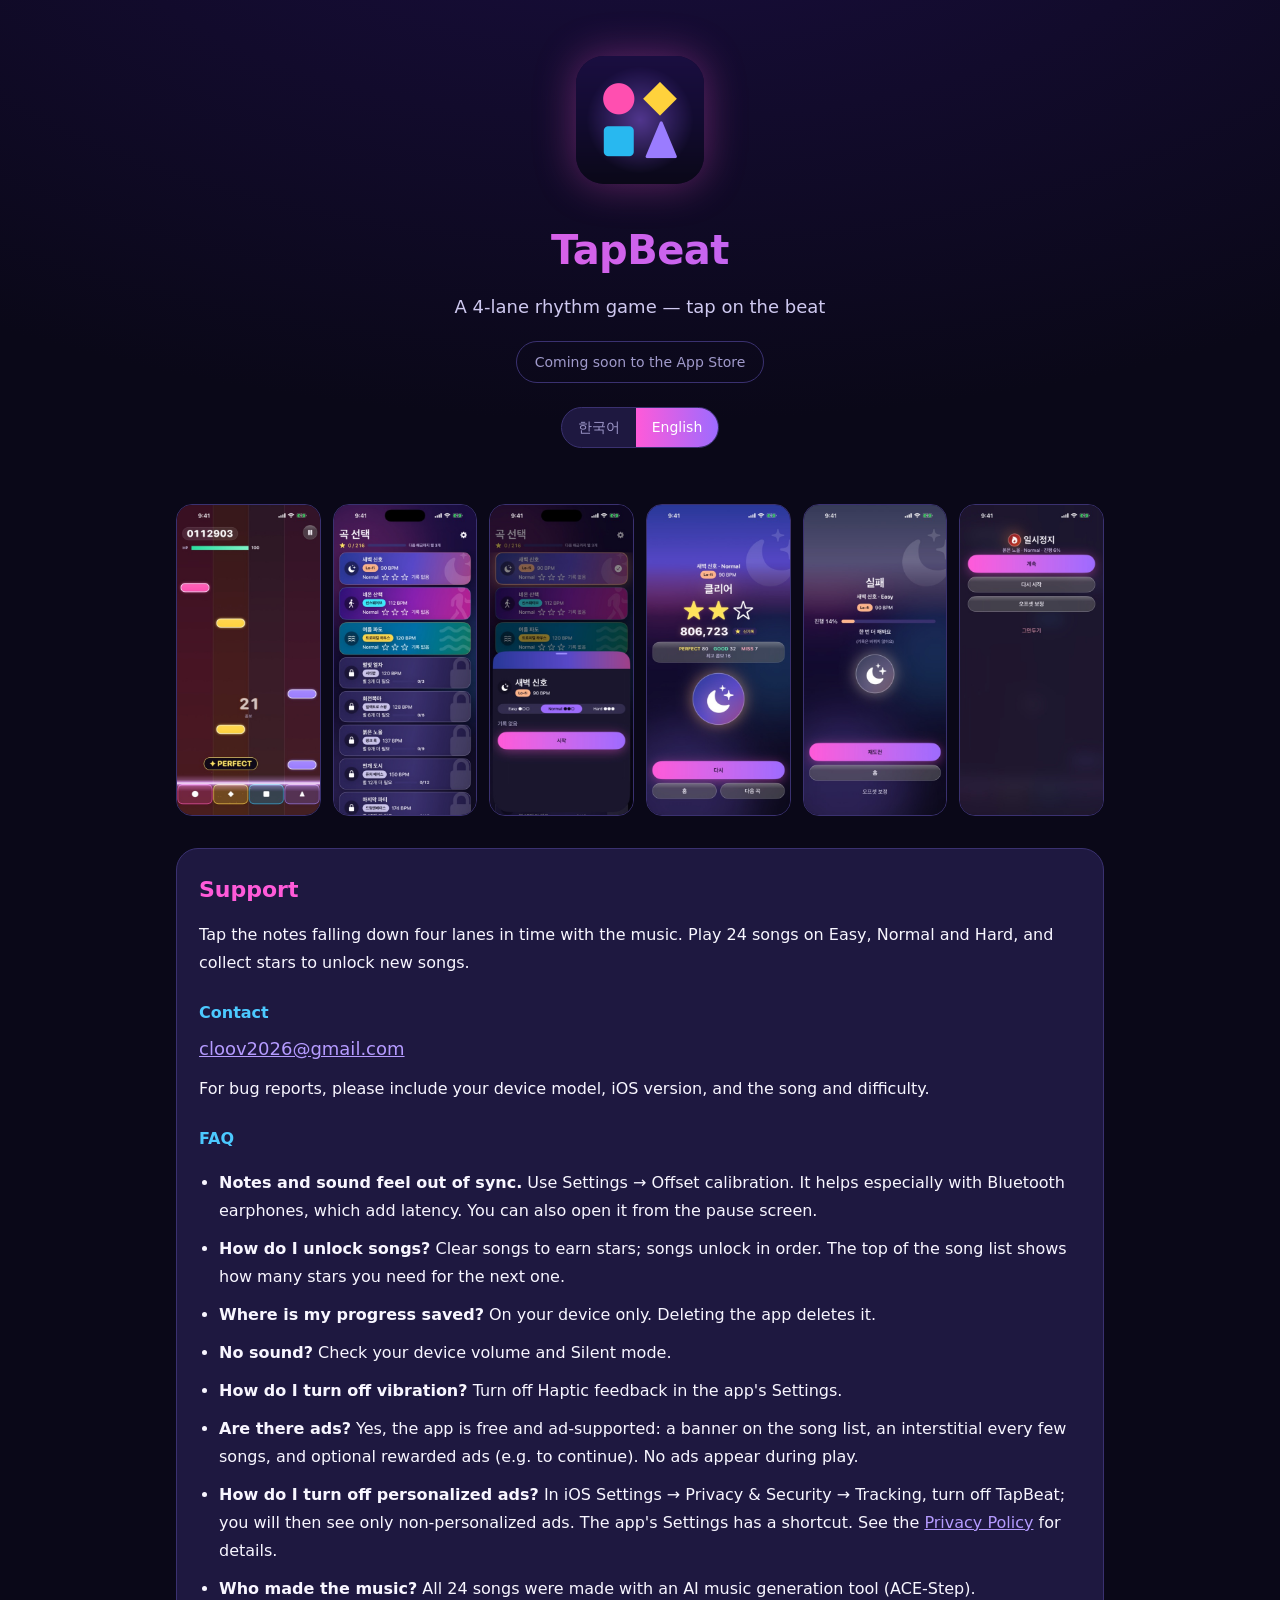
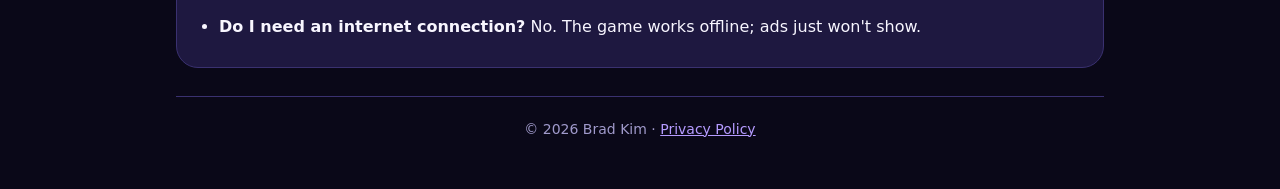
<file: index.html>
<!DOCTYPE html>
<html lang="ko">
<head>
<meta charset="utf-8">
<meta name="viewport" content="width=device-width, initial-scale=1">
<title>탭비트 · TapBeat</title>
<meta name="description" content="떨어지는 노트를 박자에 맞춰 탭하는 4레인 리듬 게임. / A 4-lane rhythm game: tap the notes on the beat.">
<meta property="og:title" content="탭비트 · TapBeat">
<meta property="og:description" content="박자에 맞춰 탭! 4레인 리듬 게임 / Tap on the beat! A 4-lane rhythm game.">
<meta property="og:image" content="icon.png">
<link rel="icon" href="icon-small.png">
<link rel="stylesheet" href="style.css">
</head>
<body data-lang="ko">
<div class="wrap">
  <header>
    <img src="icon.png" alt="App icon">
    <h1 class="grad"><span lang="ko">탭비트</span><span lang="en">TapBeat</span></h1>
    <p class="sub"><span lang="ko">박자에 맞춰 탭하는 4레인 리듬 게임</span><span lang="en">A 4-lane rhythm game — tap on the beat</span></p>
    <p class="soon"><span lang="ko">App Store 출시 준비 중</span><span lang="en">Coming soon to the App Store</span></p>
    <div class="bar">
      <div class="langs" role="group" aria-label="Language">
        <button type="button" data-set-lang="ko" aria-pressed="true">한국어</button>
        <button type="button" data-set-lang="en" aria-pressed="false">English</button>
      </div>
    </div>
  </header>

  <div class="shots" lang="ko"><img src="shots/1.jpg" alt="플레이 화면"><img src="shots/2.jpg" alt="곡 선택"><img src="shots/3.jpg" alt="난이도 선택"><img src="shots/4.jpg" alt="결과 화면"><img src="shots/5.jpg" alt="실패 후 재도전"><img src="shots/6.jpg" alt="일시정지"></div>
  <div class="shots" lang="en"><img src="shots/1.jpg" alt="Gameplay"><img src="shots/2.jpg" alt="Song select"><img src="shots/3.jpg" alt="Difficulty"><img src="shots/4.jpg" alt="Results"><img src="shots/5.jpg" alt="Retry"><img src="shots/6.jpg" alt="Pause"></div>

  <section lang="ko">
    <h2>지원</h2>
    <p>4개의 레인으로 떨어지는 노트를 박자에 맞춰 탭하세요. 24곡을 Easy · Normal · Hard 세 난이도로 플레이하고, 별을 모아 새 곡을 해금할 수 있어요.</p>
    <h3>문의</h3>
    <p class="mail"><a href="mailto:cloov2026@gmail.com">cloov2026@gmail.com</a></p>
    <p>버그 제보 시 기기 모델, iOS 버전, 곡 이름과 난이도를 함께 보내 주시면 빠르게 확인할 수 있습니다.</p>
    <h3>자주 묻는 질문</h3>
    <ul>
      <li><strong>노트와 소리가 어긋나요.</strong> 설정 → 오프셋 보정에서 맞출 수 있어요. 블루투스 이어폰은 지연이 있어 보정이 특히 도움이 됩니다. 플레이 중 일시정지 화면에서도 열 수 있어요.</li>
      <li><strong>새 곡은 어떻게 해금하나요?</strong> 곡을 클리어해 별을 모으면 순서대로 열립니다. 곡 선택 화면 위쪽에서 다음 해금까지 남은 별을 볼 수 있어요.</li>
      <li><strong>진행 기록은 어디에 저장되나요?</strong> 기기 안에만 저장됩니다. 앱을 삭제하면 기록도 함께 삭제됩니다.</li>
      <li><strong>소리가 안 나요.</strong> 기기 볼륨과 무음 모드를 확인해 주세요.</li>
      <li><strong>진동을 끄고 싶어요.</strong> 앱의 설정 → 햅틱 피드백을 끄면 됩니다.</li>
      <li><strong>광고가 있나요?</strong> 무료 앱이라 광고가 있습니다. 곡 선택 화면 하단 배너, 몇 곡마다 한 번 나오는 전면 광고, 원할 때만 보는 보상형 광고(이어하기 등)가 있으며 플레이 중에는 광고가 나오지 않습니다.</li>
      <li><strong>맞춤 광고를 끄고 싶어요.</strong> iOS 설정 → 개인정보 보호 및 보안 → 추적에서 탭비트를 끄면 맞춤형이 아닌 광고만 표시됩니다. 앱의 설정 → 광고 추적 설정 열기로 바로 갈 수 있어요. 자세한 내용은 <a data-keep-lang href="privacy.html">개인정보처리방침</a>을 참고하세요.</li>
      <li><strong>음악은 누가 만들었나요?</strong> 수록곡 24곡은 AI 음악 생성 도구(ACE-Step)로 제작했습니다.</li>
      <li><strong>인터넷이 꼭 필요한가요?</strong> 아니요. 게임은 오프라인에서도 할 수 있고, 광고만 표시되지 않습니다.</li>
    </ul>
  </section>

  <section lang="en">
    <h2>Support</h2>
    <p>Tap the notes falling down four lanes in time with the music. Play 24 songs on Easy, Normal and Hard, and collect stars to unlock new songs.</p>
    <h3>Contact</h3>
    <p class="mail"><a href="mailto:cloov2026@gmail.com">cloov2026@gmail.com</a></p>
    <p>For bug reports, please include your device model, iOS version, and the song and difficulty.</p>
    <h3>FAQ</h3>
    <ul>
      <li><strong>Notes and sound feel out of sync.</strong> Use Settings → Offset calibration. It helps especially with Bluetooth earphones, which add latency. You can also open it from the pause screen.</li>
      <li><strong>How do I unlock songs?</strong> Clear songs to earn stars; songs unlock in order. The top of the song list shows how many stars you need for the next one.</li>
      <li><strong>Where is my progress saved?</strong> On your device only. Deleting the app deletes it.</li>
      <li><strong>No sound?</strong> Check your device volume and Silent mode.</li>
      <li><strong>How do I turn off vibration?</strong> Turn off Haptic feedback in the app's Settings.</li>
      <li><strong>Are there ads?</strong> Yes, the app is free and ad-supported: a banner on the song list, an interstitial every few songs, and optional rewarded ads (e.g. to continue). No ads appear during play.</li>
      <li><strong>How do I turn off personalized ads?</strong> In iOS Settings → Privacy &amp; Security → Tracking, turn off TapBeat; you will then see only non-personalized ads. The app's Settings has a shortcut. See the <a data-keep-lang href="privacy.html">Privacy Policy</a> for details.</li>
      <li><strong>Who made the music?</strong> All 24 songs were made with an AI music generation tool (ACE-Step).</li>
      <li><strong>Do I need an internet connection?</strong> No. The game works offline; ads just won't show.</li>
    </ul>
  </section>

  <footer>© 2026 Brad Kim · <a data-keep-lang href="privacy.html"><span lang="ko">개인정보처리방침</span><span lang="en">Privacy Policy</span></a></footer>
</div>
<script>window.PAGE_TITLES = { ko: "탭비트 · TapBeat", en: "TapBeat" };</script>
<script src="lang.js"></script>
</body>
</html>
</file>
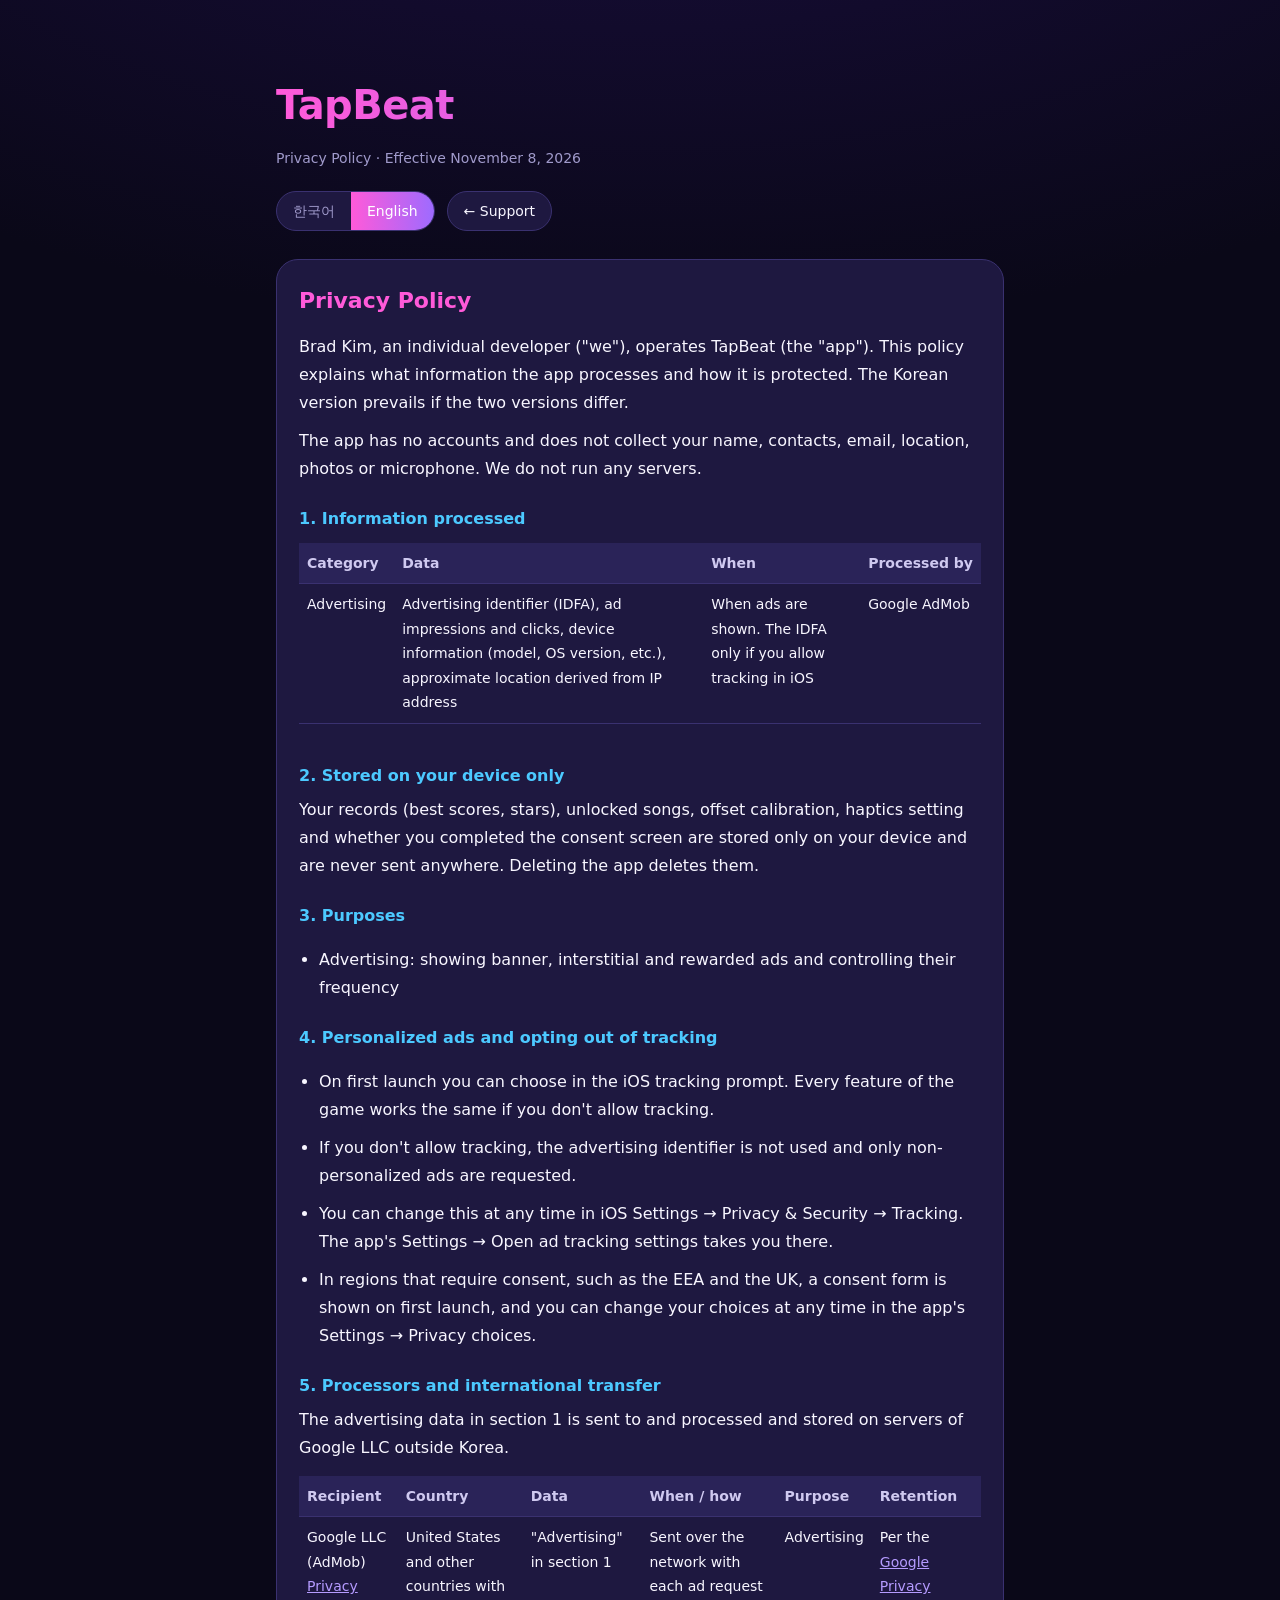
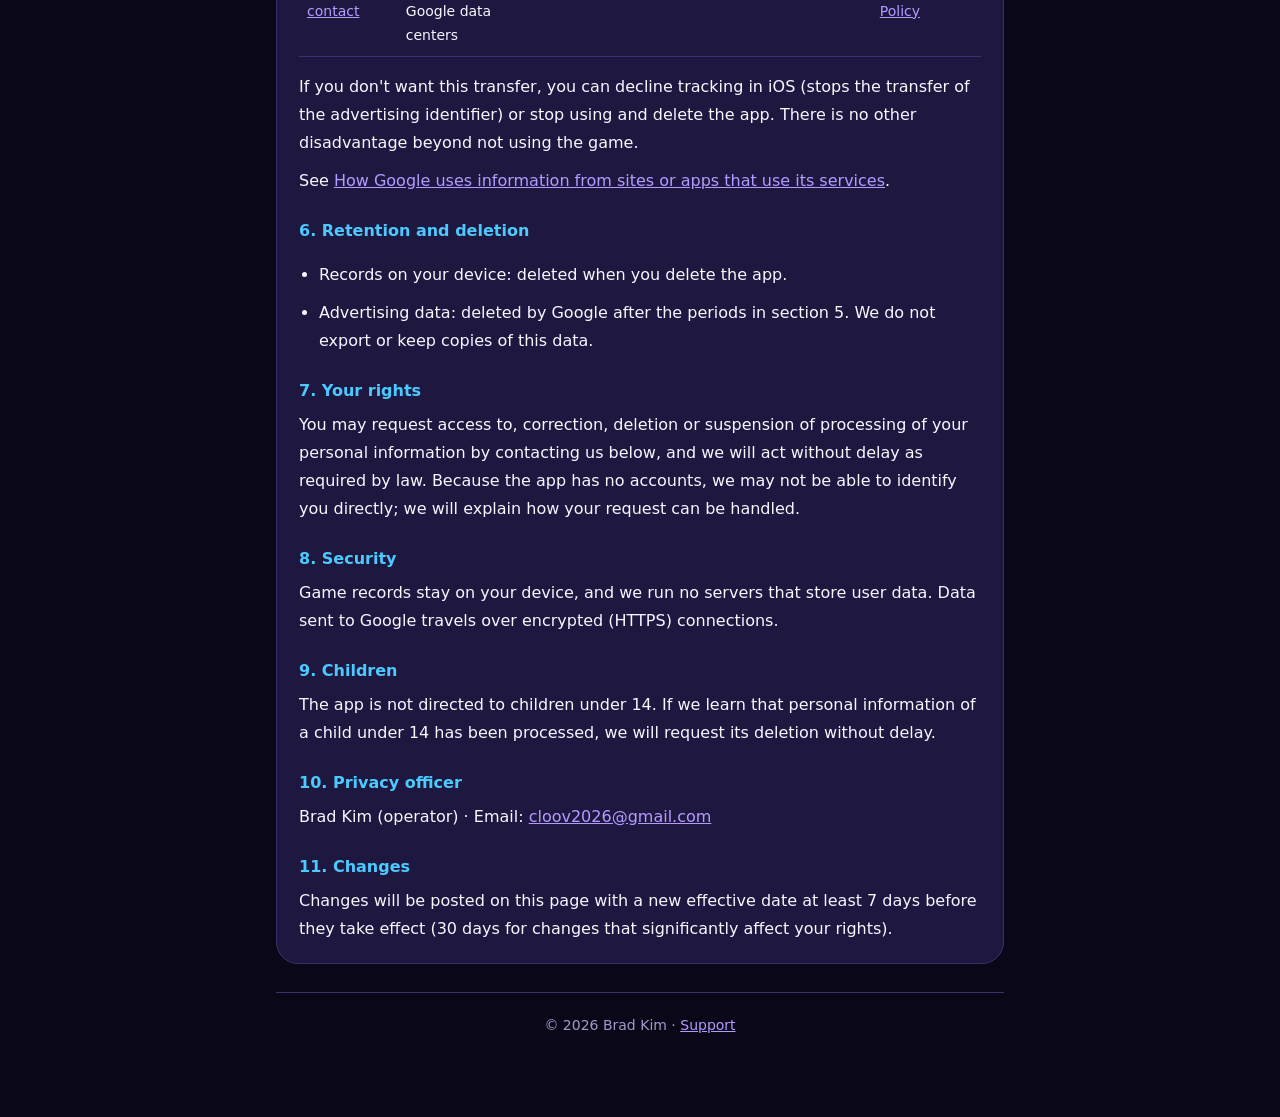
<file: privacy.html>
<!DOCTYPE html>
<html lang="ko">
<head>
<meta charset="utf-8">
<meta name="viewport" content="width=device-width, initial-scale=1">
<title>탭비트 — 개인정보처리방침</title>
<link rel="icon" href="icon-small.png">
<link rel="stylesheet" href="style.css">
</head>
<body data-lang="ko">
<div class="wrap narrow">
  <h1 class="grad"><span lang="ko">탭비트</span><span lang="en">TapBeat</span></h1>
  <p class="when"><span lang="ko">개인정보처리방침 · 시행일 2026-11-08</span><span lang="en">Privacy Policy · Effective November 8, 2026</span></p>
  <div class="bar">
    <div class="langs" role="group" aria-label="Language">
      <button type="button" data-set-lang="ko" aria-pressed="true">한국어</button>
      <button type="button" data-set-lang="en" aria-pressed="false">English</button>
    </div>
    <a class="back" data-keep-lang href="./"><span lang="ko">← 지원</span><span lang="en">← Support</span></a>
  </div>

  <section lang="ko">
    <h2>개인정보처리방침</h2>
    <p>탭비트(이하 "앱")의 운영자 Brad Kim(개인 개발자, 이하 "운영자")은 「개인정보 보호법」 등 관련 법령을 지킵니다. 이 방침은 앱이 어떤 정보를 처리하고 어떻게 보호하는지 설명합니다.</p>
    <p>앱은 회원가입이 없고, 이름·연락처·이메일·위치·사진·마이크 정보를 수집하지 않습니다. 운영자가 직접 운영하는 서버도 없습니다.</p>

    <h3>1. 처리하는 정보</h3>
    <div class="scroll"><table>
      <tr><th>구분</th><th>항목</th><th>수집 시점</th><th>처리 주체</th></tr>
      <tr><td>광고</td><td>광고 식별자(IDFA), 광고 노출·클릭 정보, 기기 정보(기종·OS 버전 등), IP 주소에서 추정한 대략적 위치</td><td>광고 표시 시. 광고 식별자는 이용자가 iOS에서 추적을 허용한 경우에만</td><td>Google AdMob</td></tr>
    </table></div>

    <h3>2. 기기에만 저장되는 정보</h3>
    <p>게임 기록(최고 점수·별), 곡 해금 상태, 오프셋 보정 값, 햅틱 설정, 동의 화면 완료 여부는 이용자의 기기 안에만 저장되며 어디로도 전송되지 않습니다. 앱을 삭제하면 함께 삭제됩니다.</p>

    <h3>3. 처리 목적</h3>
    <ul>
      <li>광고 제공: 배너·전면·보상형 광고 표시와 빈도 조절</li>
    </ul>

    <h3>4. 맞춤형 광고와 추적 거부</h3>
    <ul>
      <li>앱 첫 실행 시 iOS 추적 허용 창에서 선택할 수 있습니다. 허용하지 않아도 게임의 모든 기능을 똑같이 이용할 수 있습니다.</li>
      <li>추적을 허용하지 않으면 광고 식별자는 사용되지 않으며, 맞춤형이 아닌 광고만 요청합니다.</li>
      <li>iOS 설정 → 개인정보 보호 및 보안 → 추적에서 언제든 바꿀 수 있습니다. 앱의 설정 → 광고 추적 설정 열기로 바로 이동할 수 있습니다.</li>
      <li>유럽경제지역·영국 등 동의가 필요한 지역에서는 첫 실행 시 동의 화면이 표시되며, 앱의 설정 → 개인정보 선택에서 언제든 바꿀 수 있습니다.</li>
    </ul>

    <h3>5. 처리 위탁 및 국외 이전</h3>
    <p>위 1항의 광고 정보는 처리 주체인 Google LLC의 서버로 전송되어 국외에서 처리·보관됩니다.</p>
    <div class="scroll"><table>
      <tr><th>이전받는 자</th><th>이전 국가</th><th>이전 항목</th><th>이전 일시·방법</th><th>목적</th><th>보유·이용 기간</th></tr>
      <tr><td>Google LLC (AdMob)<br><a href="https://support.google.com/policies/contact/general_privacy_form">개인정보 문의</a></td><td>미국 등 Google 데이터센터 소재국</td><td>1항 "광고" 항목</td><td>광고 요청 시마다 네트워크로 전송</td><td>광고 제공</td><td><a href="https://policies.google.com/privacy">Google 개인정보처리방침</a>에 따름</td></tr>
    </table></div>
    <p>국외 이전을 원하지 않으면 iOS에서 추적을 허용하지 않거나(광고 식별자 이전 중단), 앱 사용을 중단하고 삭제할 수 있습니다. 이 경우 게임 이용 외에 다른 불이익은 없습니다.</p>
    <p>Google의 정보 처리 방식은 <a href="https://policies.google.com/technologies/partner-sites">Google 파트너 사이트 및 앱 정보 사용 방식</a>에서 확인할 수 있습니다.</p>

    <h3>6. 보유 기간과 파기</h3>
    <ul>
      <li>기기 안 게임 기록: 앱 삭제 시 파기됩니다.</li>
      <li>광고 정보: 5항의 기간이 지나면 Google에서 삭제됩니다. 운영자는 이 정보를 따로 내려받아 보관하지 않습니다.</li>
    </ul>

    <h3>7. 이용자의 권리</h3>
    <p>이용자는 개인정보의 열람, 정정, 삭제, 처리 정지를 요구할 수 있으며, 아래 문의처로 요청하면 법령에 따라 지체 없이 조치합니다. 앱은 계정이 없어 운영자가 특정 이용자를 식별하기 어려울 수 있으므로, 처리 방법을 함께 안내해 드립니다.</p>

    <h3>8. 안전성 확보 조치</h3>
    <p>게임 기록은 기기 안에만 저장되며, 운영자는 이용자 정보를 저장하는 서버를 운영하지 않습니다. Google로의 전송은 암호화된 연결(HTTPS)로 이루어집니다.</p>

    <h3>9. 아동의 개인정보</h3>
    <p>앱은 만 14세 미만 아동을 대상으로 하지 않습니다. 만 14세 미만 아동의 개인정보가 처리된 사실을 알게 되면 지체 없이 삭제를 요청합니다.</p>

    <h3>10. 개인정보 보호책임자</h3>
    <p>성명: Brad Kim (운영자) · 이메일: <a href="mailto:cloov2026@gmail.com">cloov2026@gmail.com</a></p>
    <p>개인정보 침해에 대한 신고나 상담은 개인정보침해신고센터(privacy.kisa.or.kr, 국번 없이 118), 개인정보분쟁조정위원회(www.kopico.go.kr, 1833-6972)에도 할 수 있습니다.</p>

    <h3>11. 방침 변경</h3>
    <p>내용이 바뀌면 시행 7일 전(이용자 권리에 중요한 변경은 30일 전)부터 이 페이지에 새 시행일과 함께 게시합니다.</p>
  </section>

  <section lang="en">
    <h2>Privacy Policy</h2>
    <p>Brad Kim, an individual developer ("we"), operates TapBeat (the "app"). This policy explains what information the app processes and how it is protected. The Korean version prevails if the two versions differ.</p>
    <p>The app has no accounts and does not collect your name, contacts, email, location, photos or microphone. We do not run any servers.</p>

    <h3>1. Information processed</h3>
    <div class="scroll"><table>
      <tr><th>Category</th><th>Data</th><th>When</th><th>Processed by</th></tr>
      <tr><td>Advertising</td><td>Advertising identifier (IDFA), ad impressions and clicks, device information (model, OS version, etc.), approximate location derived from IP address</td><td>When ads are shown. The IDFA only if you allow tracking in iOS</td><td>Google AdMob</td></tr>
    </table></div>

    <h3>2. Stored on your device only</h3>
    <p>Your records (best scores, stars), unlocked songs, offset calibration, haptics setting and whether you completed the consent screen are stored only on your device and are never sent anywhere. Deleting the app deletes them.</p>

    <h3>3. Purposes</h3>
    <ul>
      <li>Advertising: showing banner, interstitial and rewarded ads and controlling their frequency</li>
    </ul>

    <h3>4. Personalized ads and opting out of tracking</h3>
    <ul>
      <li>On first launch you can choose in the iOS tracking prompt. Every feature of the game works the same if you don't allow tracking.</li>
      <li>If you don't allow tracking, the advertising identifier is not used and only non-personalized ads are requested.</li>
      <li>You can change this at any time in iOS Settings → Privacy &amp; Security → Tracking. The app's Settings → Open ad tracking settings takes you there.</li>
      <li>In regions that require consent, such as the EEA and the UK, a consent form is shown on first launch, and you can change your choices at any time in the app's Settings → Privacy choices.</li>
    </ul>

    <h3>5. Processors and international transfer</h3>
    <p>The advertising data in section 1 is sent to and processed and stored on servers of Google LLC outside Korea.</p>
    <div class="scroll"><table>
      <tr><th>Recipient</th><th>Country</th><th>Data</th><th>When / how</th><th>Purpose</th><th>Retention</th></tr>
      <tr><td>Google LLC (AdMob)<br><a href="https://support.google.com/policies/contact/general_privacy_form">Privacy contact</a></td><td>United States and other countries with Google data centers</td><td>"Advertising" in section 1</td><td>Sent over the network with each ad request</td><td>Advertising</td><td>Per the <a href="https://policies.google.com/privacy">Google Privacy Policy</a></td></tr>
    </table></div>
    <p>If you don't want this transfer, you can decline tracking in iOS (stops the transfer of the advertising identifier) or stop using and delete the app. There is no other disadvantage beyond not using the game.</p>
    <p>See <a href="https://policies.google.com/technologies/partner-sites">How Google uses information from sites or apps that use its services</a>.</p>

    <h3>6. Retention and deletion</h3>
    <ul>
      <li>Records on your device: deleted when you delete the app.</li>
      <li>Advertising data: deleted by Google after the periods in section 5. We do not export or keep copies of this data.</li>
    </ul>

    <h3>7. Your rights</h3>
    <p>You may request access to, correction, deletion or suspension of processing of your personal information by contacting us below, and we will act without delay as required by law. Because the app has no accounts, we may not be able to identify you directly; we will explain how your request can be handled.</p>

    <h3>8. Security</h3>
    <p>Game records stay on your device, and we run no servers that store user data. Data sent to Google travels over encrypted (HTTPS) connections.</p>

    <h3>9. Children</h3>
    <p>The app is not directed to children under 14. If we learn that personal information of a child under 14 has been processed, we will request its deletion without delay.</p>

    <h3>10. Privacy officer</h3>
    <p>Brad Kim (operator) · Email: <a href="mailto:cloov2026@gmail.com">cloov2026@gmail.com</a></p>

    <h3>11. Changes</h3>
    <p>Changes will be posted on this page with a new effective date at least 7 days before they take effect (30 days for changes that significantly affect your rights).</p>
  </section>

  <footer>© 2026 Brad Kim · <a data-keep-lang href="./"><span lang="ko">지원</span><span lang="en">Support</span></a></footer>
</div>
<script>window.PAGE_TITLES = { ko: "탭비트 — 개인정보처리방침", en: "TapBeat — Privacy Policy" };</script>
<script src="lang.js"></script>
</body>
</html>
</file>
<file: style.css>
:root { --bg:#0a0818; --card:#1e1840; --raised:#2a2358; --ink:#f8f6ff; --dim:#a09acb; --soft:#cfc9f0; --line:#3a3170;
  --pink:#ff5ad9; --violet:#9d6bff; --cyan:#4cc9ff; --link:#b59bff; }
* { box-sizing: border-box; }
html { -webkit-text-size-adjust: 100%; }
body { margin: 0; color: var(--ink); background: var(--bg) radial-gradient(1200px 600px at 50% -10%, #1a0e40, var(--bg)) no-repeat;
  font: 400 16px/1.75 -apple-system, BlinkMacSystemFont, "Apple SD Gothic Neo", system-ui, sans-serif; }
/* Only the selected language is shown; Korean is the default (also without JavaScript). */
body[data-lang] [lang] { display: none !important; }
body[data-lang="ko"] [lang="ko"], body[data-lang="en"] [lang="en"] { display: revert !important; }
body[data-lang="ko"] .shots[lang="ko"], body[data-lang="en"] .shots[lang="en"] { display: grid !important; }
a { color: var(--link); }
.wrap { max-width: 960px; margin: 0 auto; padding: 0 16px; }
.narrow { max-width: 760px; padding-top: 48px; padding-bottom: 32px; }
header { text-align: center; padding: 56px 0 24px; }
header img { width: 128px; height: 128px; border-radius: 28px; box-shadow: 0 0 40px rgba(255,90,217,.35); }
h1 { font-size: 40px; margin: 22px 0 6px; font-weight: 800; letter-spacing: -.5px; }
.grad { background: linear-gradient(90deg, var(--pink), var(--violet)); -webkit-background-clip: text; background-clip: text; color: transparent; }
.sub { color: var(--soft); margin: 0; font-size: 18px; }
.soon { display: inline-block; margin: 18px 0 0; padding: 8px 18px; border-radius: 999px; border: 1px solid var(--line); color: var(--dim); font-size: 14px; }
.bar { display: flex; gap: 12px; align-items: center; flex-wrap: wrap; margin: 0 0 28px; }
header .bar { justify-content: center; margin: 24px 0 0; }
.langs { display: inline-flex; border: 1px solid var(--line); border-radius: 999px; overflow: hidden; background: var(--card); }
.langs button { font: inherit; font-size: 14px; padding: 7px 16px; border: 0; background: transparent; color: var(--dim); cursor: pointer; }
.langs button[aria-pressed="true"] { background: linear-gradient(90deg, var(--pink), var(--violet)); color: #fff; }
.back { padding: 7px 16px; background: var(--card); border: 1px solid var(--line); border-radius: 999px; color: var(--ink); text-decoration: none; font-size: 14px; }
.shots { grid-template-columns: repeat(6, 1fr); gap: 12px; margin: 32px 0; }
.shots img { width: 100%; border-radius: 16px; border: 1px solid var(--line); display: block; }
section { background: var(--card); border: 1px solid var(--line); border-radius: 22px; padding: 22px 22px 10px; margin: 0 0 28px; }
h2 { font-size: 22px; margin: 0 0 12px; color: var(--pink); }
h3 { font-size: 16px; margin: 22px 0 6px; color: var(--cyan); }
p, li { margin: 0 0 10px; }
ul { padding-left: 20px; }
.mail { font-size: 18px; }
.when { color: var(--dim); font-size: 14px; margin: 0 0 20px; }
table { width: 100%; border-collapse: collapse; margin: 4px 0 16px; font-size: 14px; }
th, td { text-align: left; vertical-align: top; padding: 8px; border-bottom: 1px solid var(--line); }
th { color: var(--soft); font-weight: 600; white-space: nowrap; background: var(--raised); }
.scroll { overflow-x: auto; }
footer { color: var(--dim); font-size: 14px; border-top: 1px solid var(--line); padding: 20px 0 48px; text-align: center; }
@media (max-width: 640px) { h1 { font-size: 32px; } .shots { grid-template-columns: repeat(2, 1fr); } }
</file>
